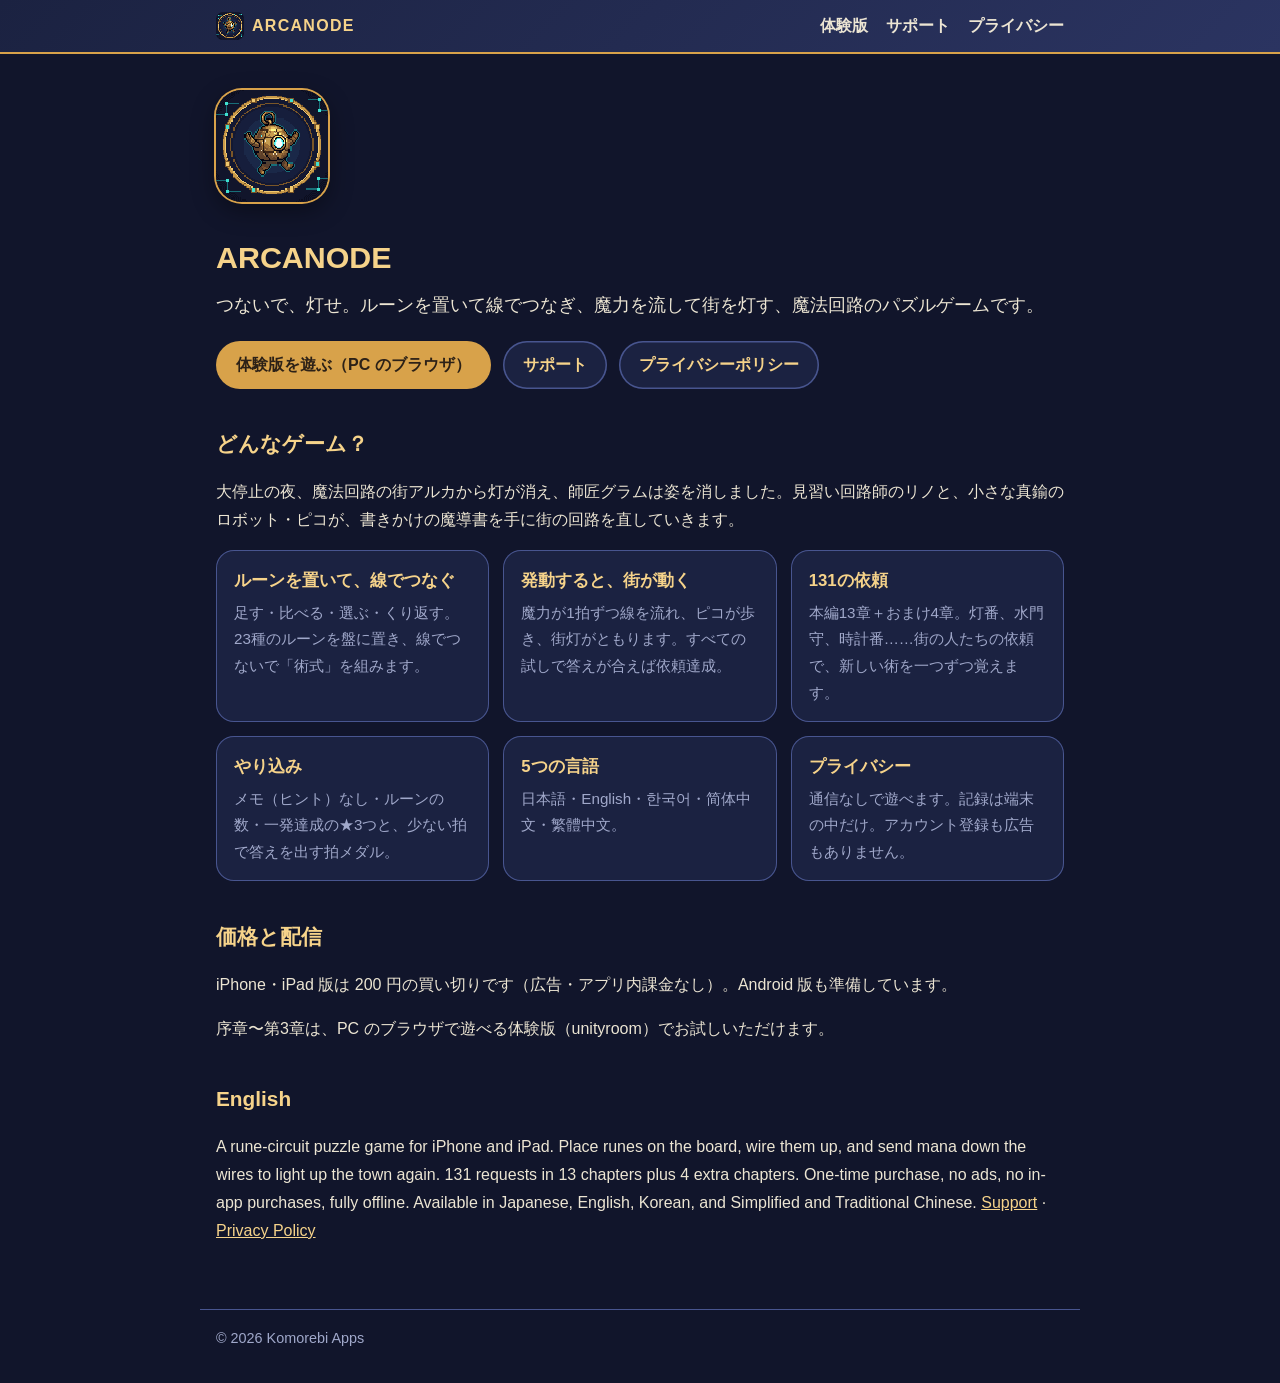
<file: index.html>
<!doctype html>
<html lang="ja">
<head>
<meta charset="utf-8">
<meta name="viewport" content="width=device-width, initial-scale=1">
<title>ARCANODE（アルカノード）- つないで、灯せ。魔法回路パズル</title>
<meta name="description" content="ルーンを置いて線でつなぎ、魔力を流して街を灯す、魔法回路のパズルゲーム。iPhone・iPad 版と、PC のブラウザで遊べる体験版。">
<link rel="icon" href="icon.png">
<link rel="stylesheet" href="site.css">
</head>
<body>
<header class="top-bar">
  <nav>
    <a class="brand" href="./"><img src="icon.png" alt="">ARCANODE</a>
    <a href="https://unityroom.com/games/arcanode">体験版</a>
    <a href="support/">サポート</a>
    <a href="privacy/">プライバシー</a>
  </nav>
</header>
<main>
<section class="hero">
  <img class="icon" src="icon.png" alt="ARCANODE のアイコン">
  <div>
    <h1>ARCANODE</h1>
    <p class="lead">つないで、灯せ。ルーンを置いて線でつなぎ、魔力を流して街を灯す、魔法回路のパズルゲームです。</p>
  </div>
</section>
<div class="buttons">
  <a class="button" href="https://unityroom.com/games/arcanode">体験版を遊ぶ（PC のブラウザ）</a>
  <a class="button secondary" href="support/">サポート</a>
  <a class="button secondary" href="privacy/">プライバシーポリシー</a>
</div>

<h2>どんなゲーム？</h2>
<p>大停止の夜、魔法回路の街アルカから灯が消え、師匠グラムは姿を消しました。見習い回路師のリノと、小さな真鍮のロボット・ピコが、書きかけの魔導書を手に街の回路を直していきます。</p>
<div class="cards">
  <div class="card"><h3>ルーンを置いて、線でつなぐ</h3><p>足す・比べる・選ぶ・くり返す。23種のルーンを盤に置き、線でつないで「術式」を組みます。</p></div>
  <div class="card"><h3>発動すると、街が動く</h3><p>魔力が1拍ずつ線を流れ、ピコが歩き、街灯がともります。すべての試しで答えが合えば依頼達成。</p></div>
  <div class="card"><h3>131の依頼</h3><p>本編13章＋おまけ4章。灯番、水門守、時計番……街の人たちの依頼で、新しい術を一つずつ覚えます。</p></div>
  <div class="card"><h3>やり込み</h3><p>メモ（ヒント）なし・ルーンの数・一発達成の★3つと、少ない拍で答えを出す拍メダル。</p></div>
  <div class="card"><h3>5つの言語</h3><p>日本語・English・한국어・简体中文・繁體中文。</p></div>
  <div class="card"><h3>プライバシー</h3><p>通信なしで遊べます。記録は端末の中だけ。アカウント登録も広告もありません。</p></div>
</div>

<h2>価格と配信</h2>
<p>iPhone・iPad 版は 200 円の買い切りです（広告・アプリ内課金なし）。Android 版も準備しています。</p>
<p>序章〜第3章は、PC のブラウザで遊べる体験版（unityroom）でお試しいただけます。</p>

<h2 lang="en">English</h2>
<p lang="en">A rune-circuit puzzle game for iPhone and iPad. Place runes on the board, wire them up, and send mana down the wires to light up the town again. 131 requests in 13 chapters plus 4 extra chapters. One-time purchase, no ads, no in-app purchases, fully offline. Available in Japanese, English, Korean, and Simplified and Traditional Chinese. <a href="support/">Support</a> · <a href="privacy/en.html">Privacy Policy</a></p>
</main>
<footer>© 2026 Komorebi Apps</footer>
</body>
</html>
</file>
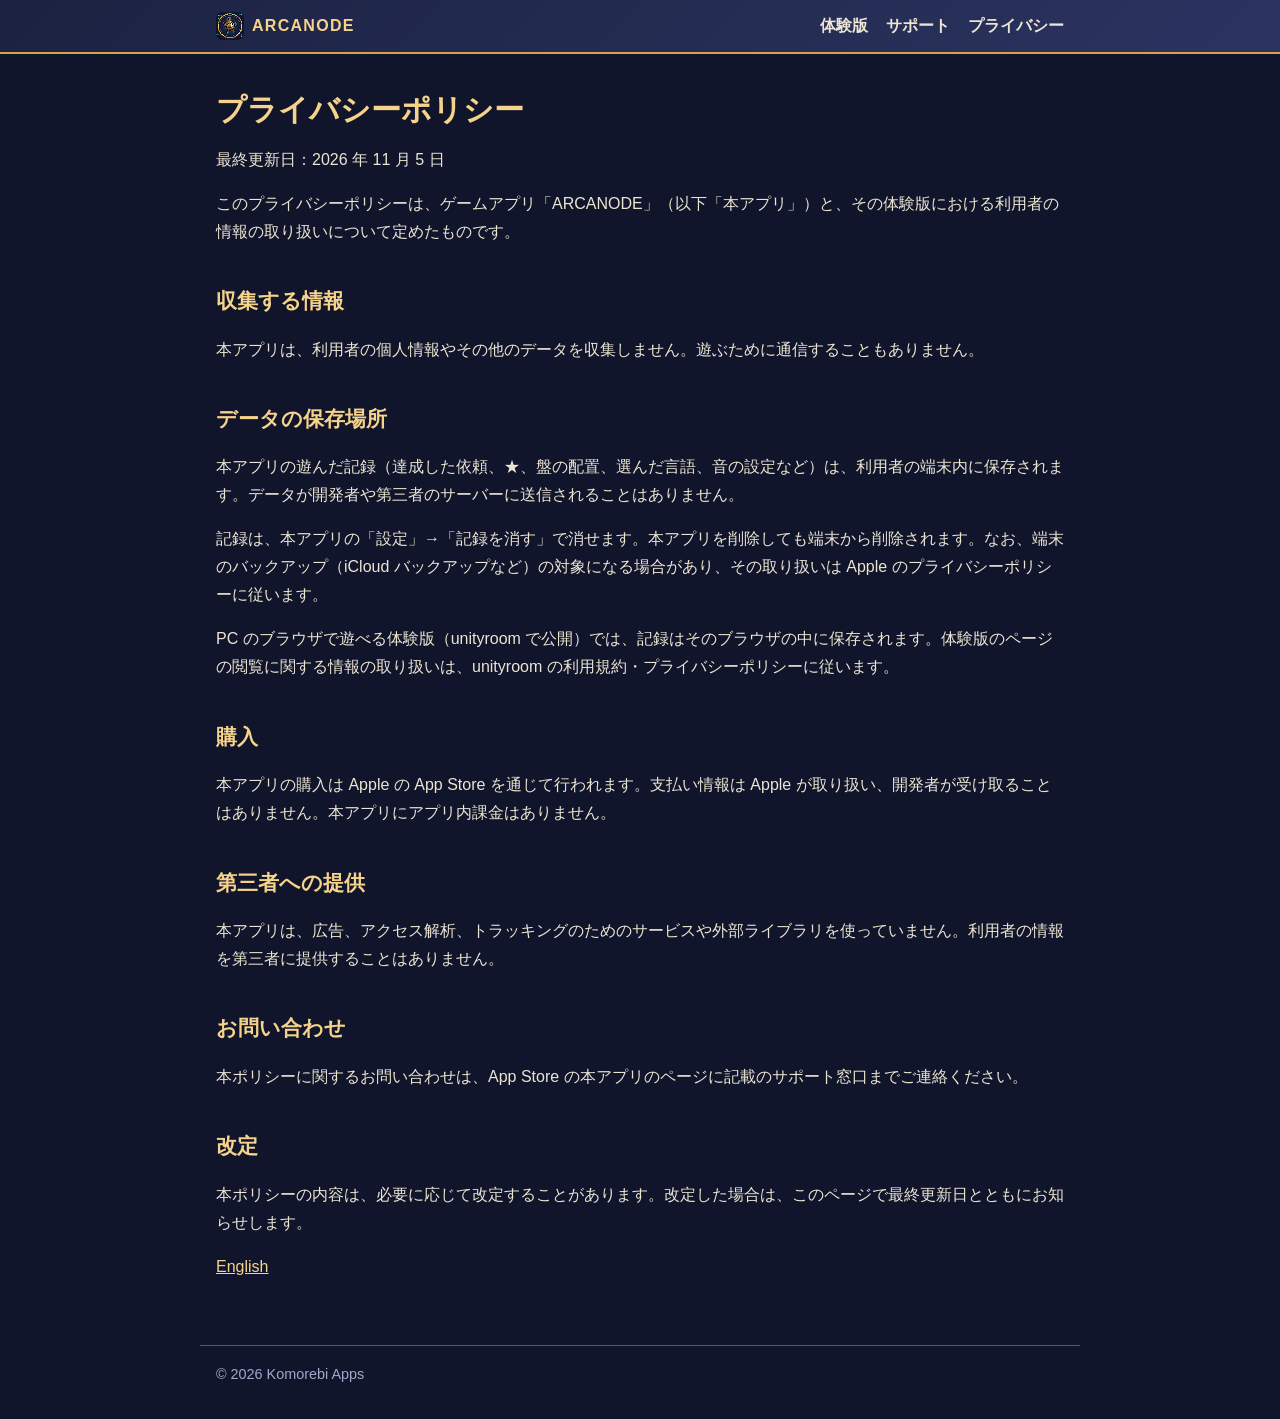
<file: privacy/index.html>
<!doctype html>
<html lang="ja">
<head>
<meta charset="utf-8">
<meta name="viewport" content="width=device-width, initial-scale=1">
<title>プライバシーポリシー - ARCANODE</title>
<link rel="icon" href="../icon.png">
<link rel="stylesheet" href="../site.css">
</head>
<body>
<header class="top-bar">
  <nav>
    <a class="brand" href="../"><img src="../icon.png" alt="">ARCANODE</a>
    <a href="https://unityroom.com/games/arcanode">体験版</a>
    <a href="../support/">サポート</a>
    <a href="../privacy/">プライバシー</a>
  </nav>
</header>
<main>
<h1>プライバシーポリシー</h1>
<p>最終更新日：2026 年 11 月 5 日</p>
<p>このプライバシーポリシーは、ゲームアプリ「ARCANODE」（以下「本アプリ」）と、その体験版における利用者の情報の取り扱いについて定めたものです。</p>
<h2>収集する情報</h2>
<p>本アプリは、利用者の個人情報やその他のデータを収集しません。遊ぶために通信することもありません。</p>
<h2>データの保存場所</h2>
<p>本アプリの遊んだ記録（達成した依頼、★、盤の配置、選んだ言語、音の設定など）は、利用者の端末内に保存されます。データが開発者や第三者のサーバーに送信されることはありません。</p>
<p>記録は、本アプリの「設定」→「記録を消す」で消せます。本アプリを削除しても端末から削除されます。なお、端末のバックアップ（iCloud バックアップなど）の対象になる場合があり、その取り扱いは Apple のプライバシーポリシーに従います。</p>
<p>PC のブラウザで遊べる体験版（unityroom で公開）では、記録はそのブラウザの中に保存されます。体験版のページの閲覧に関する情報の取り扱いは、unityroom の利用規約・プライバシーポリシーに従います。</p>
<h2>購入</h2>
<p>本アプリの購入は Apple の App Store を通じて行われます。支払い情報は Apple が取り扱い、開発者が受け取ることはありません。本アプリにアプリ内課金はありません。</p>
<h2>第三者への提供</h2>
<p>本アプリは、広告、アクセス解析、トラッキングのためのサービスや外部ライブラリを使っていません。利用者の情報を第三者に提供することはありません。</p>
<h2>お問い合わせ</h2>
<p>本ポリシーに関するお問い合わせは、App Store の本アプリのページに記載のサポート窓口までご連絡ください。</p>
<h2>改定</h2>
<p>本ポリシーの内容は、必要に応じて改定することがあります。改定した場合は、このページで最終更新日とともにお知らせします。</p>
<p class="muted"><a href="en.html">English</a></p>
</main>
<footer>© 2026 Komorebi Apps</footer>
</body>
</html>
</file>
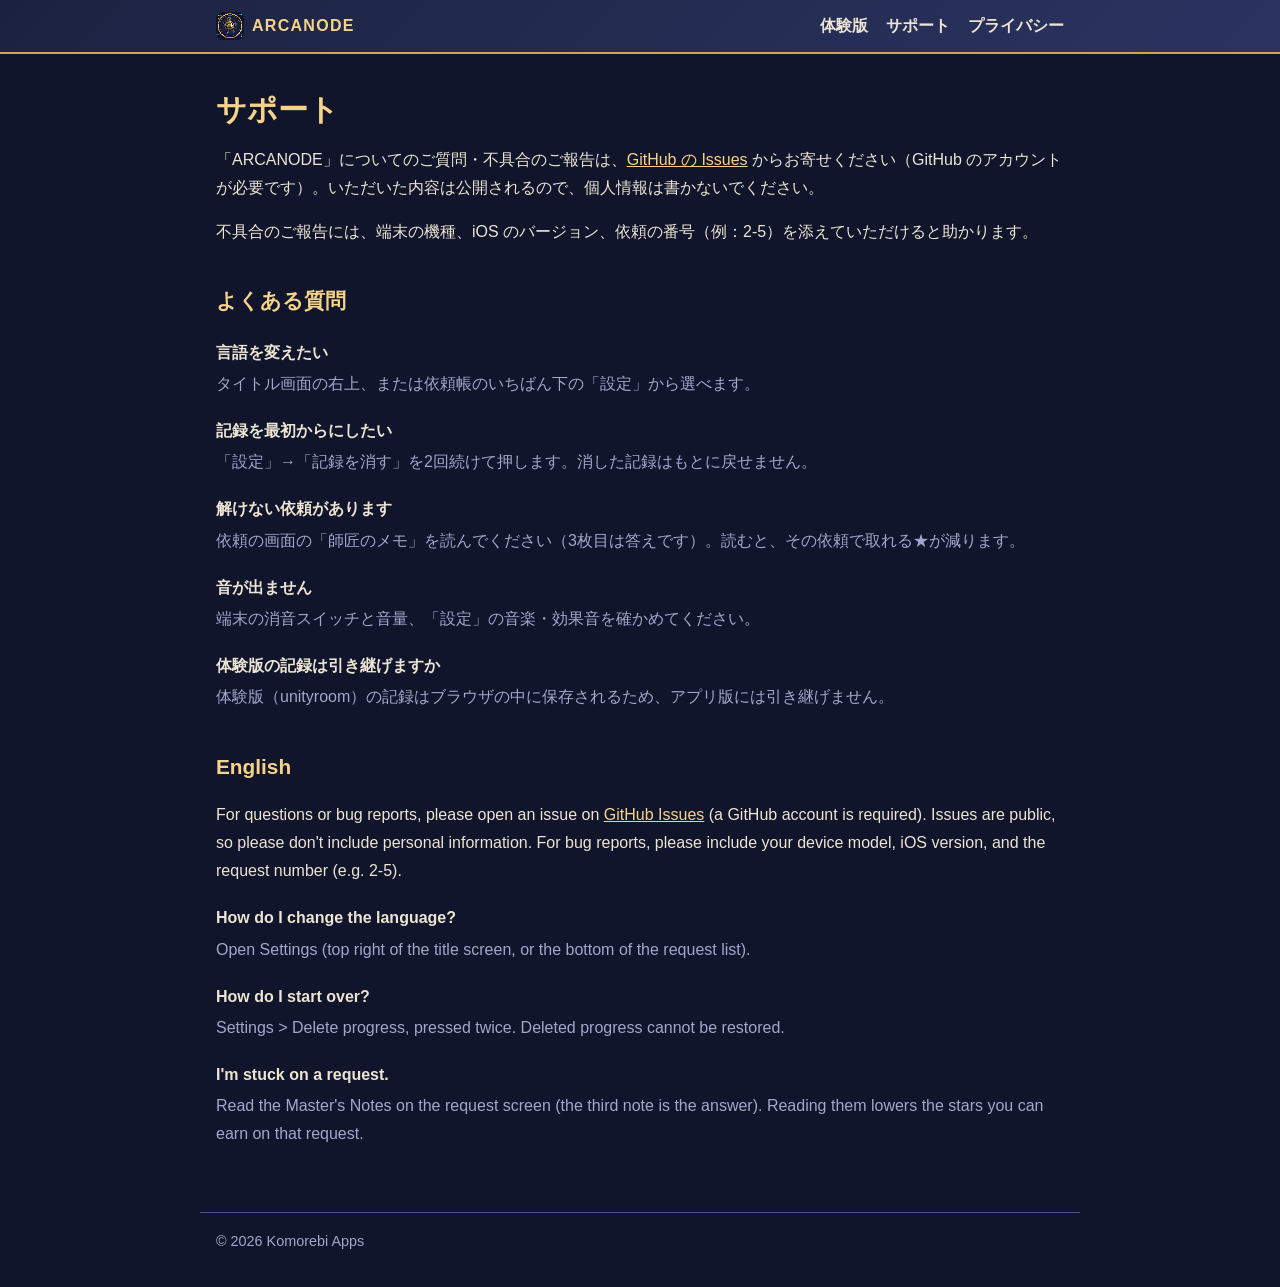
<file: support/index.html>
<!doctype html>
<html lang="ja">
<head>
<meta charset="utf-8">
<meta name="viewport" content="width=device-width, initial-scale=1">
<title>サポート - ARCANODE</title>
<link rel="icon" href="../icon.png">
<link rel="stylesheet" href="../site.css">
</head>
<body>
<header class="top-bar">
  <nav>
    <a class="brand" href="../"><img src="../icon.png" alt="">ARCANODE</a>
    <a href="https://unityroom.com/games/arcanode">体験版</a>
    <a href="../support/">サポート</a>
    <a href="../privacy/">プライバシー</a>
  </nav>
</header>
<main>
<h1>サポート</h1>
<p>「ARCANODE」についてのご質問・不具合のご報告は、<a href="https://github.com/puyolkomorebi/arcanode-site/issues">GitHub の Issues</a> からお寄せください（GitHub のアカウントが必要です）。いただいた内容は公開されるので、個人情報は書かないでください。</p>
<p>不具合のご報告には、端末の機種、iOS のバージョン、依頼の番号（例：2-5）を添えていただけると助かります。</p>

<h2>よくある質問</h2>
<dl class="faq">
  <dt>言語を変えたい</dt>
  <dd>タイトル画面の右上、または依頼帳のいちばん下の「設定」から選べます。</dd>
  <dt>記録を最初からにしたい</dt>
  <dd>「設定」→「記録を消す」を2回続けて押します。消した記録はもとに戻せません。</dd>
  <dt>解けない依頼があります</dt>
  <dd>依頼の画面の「師匠のメモ」を読んでください（3枚目は答えです）。読むと、その依頼で取れる★が減ります。</dd>
  <dt>音が出ません</dt>
  <dd>端末の消音スイッチと音量、「設定」の音楽・効果音を確かめてください。</dd>
  <dt>体験版の記録は引き継げますか</dt>
  <dd>体験版（unityroom）の記録はブラウザの中に保存されるため、アプリ版には引き継げません。</dd>
</dl>

<h2 lang="en">English</h2>
<p lang="en">For questions or bug reports, please open an issue on <a href="https://github.com/puyolkomorebi/arcanode-site/issues">GitHub Issues</a> (a GitHub account is required). Issues are public, so please don't include personal information. For bug reports, please include your device model, iOS version, and the request number (e.g. 2-5).</p>
<dl class="faq" lang="en">
  <dt>How do I change the language?</dt>
  <dd>Open Settings (top right of the title screen, or the bottom of the request list).</dd>
  <dt>How do I start over?</dt>
  <dd>Settings &gt; Delete progress, pressed twice. Deleted progress cannot be restored.</dd>
  <dt>I'm stuck on a request.</dt>
  <dd>Read the Master's Notes on the request screen (the third note is the answer). Reading them lowers the stars you can earn on that request.</dd>
</dl>
</main>
<footer>© 2026 Komorebi Apps</footer>
</body>
</html>
</file>
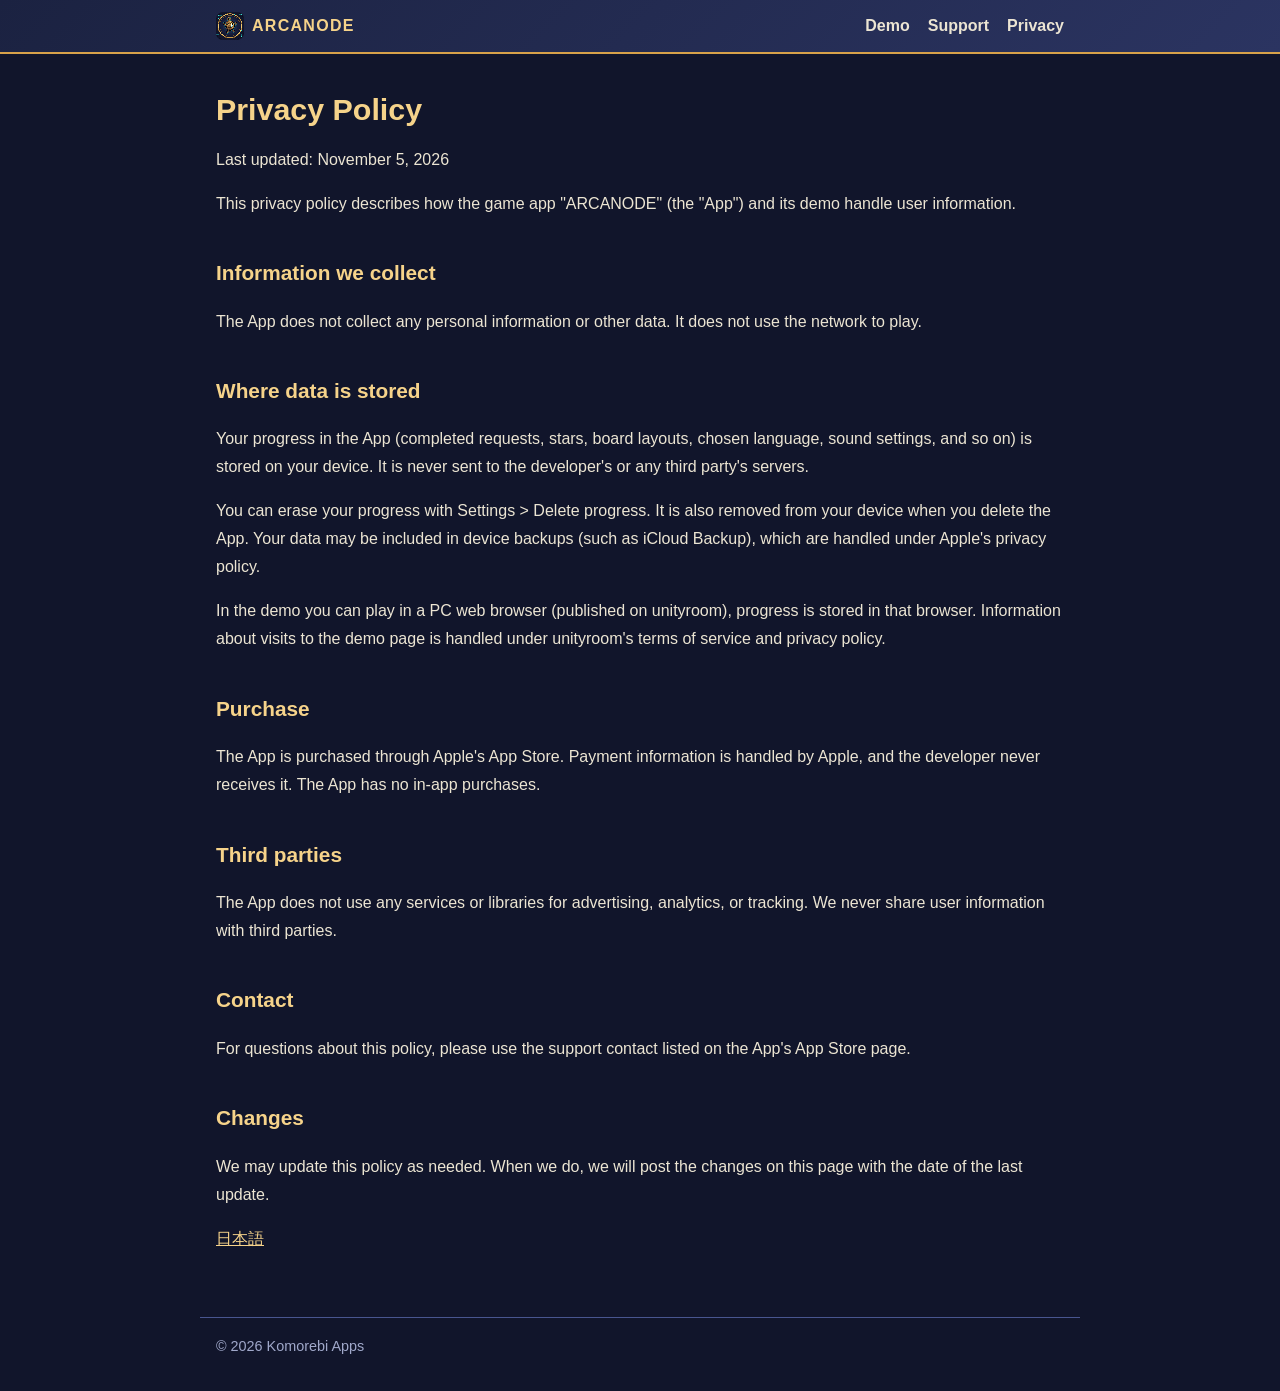
<file: privacy/en.html>
<!doctype html>
<html lang="en">
<head>
<meta charset="utf-8">
<meta name="viewport" content="width=device-width, initial-scale=1">
<title>Privacy Policy - ARCANODE</title>
<link rel="icon" href="../icon.png">
<link rel="stylesheet" href="../site.css">
</head>
<body>
<header class="top-bar">
  <nav>
    <a class="brand" href="../"><img src="../icon.png" alt="">ARCANODE</a>
    <a href="https://unityroom.com/games/arcanode">Demo</a>
    <a href="../support/">Support</a>
    <a href="../privacy/en.html">Privacy</a>
  </nav>
</header>
<main>
<h1>Privacy Policy</h1>
<p>Last updated: November 5, 2026</p>
<p>This privacy policy describes how the game app "ARCANODE" (the "App") and its demo handle user information.</p>
<h2>Information we collect</h2>
<p>The App does not collect any personal information or other data. It does not use the network to play.</p>
<h2>Where data is stored</h2>
<p>Your progress in the App (completed requests, stars, board layouts, chosen language, sound settings, and so on) is stored on your device. It is never sent to the developer's or any third party's servers.</p>
<p>You can erase your progress with Settings &gt; Delete progress. It is also removed from your device when you delete the App. Your data may be included in device backups (such as iCloud Backup), which are handled under Apple's privacy policy.</p>
<p>In the demo you can play in a PC web browser (published on unityroom), progress is stored in that browser. Information about visits to the demo page is handled under unityroom's terms of service and privacy policy.</p>
<h2>Purchase</h2>
<p>The App is purchased through Apple's App Store. Payment information is handled by Apple, and the developer never receives it. The App has no in-app purchases.</p>
<h2>Third parties</h2>
<p>The App does not use any services or libraries for advertising, analytics, or tracking. We never share user information with third parties.</p>
<h2>Contact</h2>
<p>For questions about this policy, please use the support contact listed on the App's App Store page.</p>
<h2>Changes</h2>
<p>We may update this policy as needed. When we do, we will post the changes on this page with the date of the last update.</p>
<p class="muted"><a href="index.html">日本語</a></p>
</main>
<footer>© 2026 Komorebi Apps</footer>
</body>
</html>
</file>
<file: site.css>
/* 公開ページ（紹介・サポート・プライバシーポリシー）の共通スタイル。色はゲームの夜と真鍮の色に合わせる */
:root {
  --accent: #f6d38a;
  --grad-a: #1b2241;
  --grad-b: #2b3461;
  --brass: #d8a24a;
  --text: #ece5d3;
  --secondary: #a0a8ca;
  --bg: #11152b;
  --card: #1b2241;
  --line: #48558f;
  color-scheme: dark;
}

* {
  box-sizing: border-box;
}
body {
  margin: 0;
  font-family:
    -apple-system, BlinkMacSystemFont, "Hiragino Sans",
    "Hiragino Kaku Gothic ProN", "Segoe UI", "Yu Gothic UI", Meiryo, sans-serif;
  line-height: 1.75;
  color: var(--text);
  background: var(--bg);
}
a {
  color: var(--accent);
}

.top-bar {
  background: linear-gradient(135deg, var(--grad-a), var(--grad-b));
  border-bottom: 2px solid var(--brass);
  color: var(--text);
}
.top-bar nav {
  max-width: 880px;
  margin: 0 auto;
  padding: 12px 16px;
  display: flex;
  gap: 18px;
  flex-wrap: wrap;
  align-items: center;
}
.top-bar a {
  color: var(--text);
  text-decoration: none;
  font-weight: 600;
}
.top-bar .brand {
  margin-right: auto;
  display: flex;
  align-items: center;
  gap: 8px;
  color: var(--accent);
  letter-spacing: 0.08em;
}
.top-bar .brand img {
  width: 28px;
  height: 28px;
  border-radius: 7px;
  image-rendering: pixelated;
}

main {
  max-width: 880px;
  margin: 0 auto;
  padding: 24px 16px 48px;
}
h1 {
  font-size: 1.9rem;
  line-height: 1.3;
  margin: 0.4em 0;
  color: var(--accent);
}
h2 {
  font-size: 1.3rem;
  margin: 1.8em 0 0.5em;
  color: var(--accent);
}
p,
li {
  color: var(--text);
}
.muted {
  color: var(--secondary);
}

.hero {
  display: flex;
  gap: 24px;
  align-items: center;
  flex-wrap: wrap;
  margin: 12px 0 8px;
}
.hero img.icon {
  width: 112px;
  height: 112px;
  border-radius: 26px;
  image-rendering: pixelated;
  box-shadow: 0 0 0 2px var(--brass), 0 8px 24px rgb(0 0 0 / 0.4);
}
.hero .lead {
  font-size: 1.1rem;
  margin: 0;
}

.buttons {
  display: flex;
  gap: 12px;
  flex-wrap: wrap;
  margin: 20px 0;
}
.button {
  display: inline-block;
  padding: 10px 20px;
  border-radius: 99px;
  font-weight: 700;
  text-decoration: none;
  background: var(--brass);
  color: #2c2117;
}
.button.secondary {
  background: var(--card);
  color: var(--accent);
  box-shadow: inset 0 0 0 1.5px var(--line);
}

.cards {
  display: grid;
  grid-template-columns: repeat(auto-fit, minmax(240px, 1fr));
  gap: 14px;
}
.card {
  background: var(--card);
  border-radius: 18px;
  padding: 16px 18px;
  box-shadow: inset 0 0 0 1px var(--line);
}
.card h3 {
  margin: 0 0 4px;
  font-size: 1.05rem;
  color: var(--accent);
}
.card p {
  margin: 0;
  color: var(--secondary);
  font-size: 0.95rem;
}

.shots {
  display: flex;
  gap: 14px;
  overflow-x: auto;
  padding: 8px 0 12px;
}
.shots img {
  height: 420px;
  border-radius: 24px;
  box-shadow: 0 6px 20px rgb(0 0 0 / 0.4);
  flex: none;
}

.faq dt {
  font-weight: 700;
  margin-top: 1.2em;
}
.faq dd {
  margin: 0.2em 0 0;
  color: var(--secondary);
}

footer {
  max-width: 880px;
  margin: 0 auto;
  padding: 16px 16px 32px;
  color: var(--secondary);
  font-size: 0.9rem;
  border-top: 1px solid var(--line);
}

@media (max-width: 600px) {
  h1 {
    font-size: 1.5rem;
  }
  .hero img.icon {
    width: 84px;
    height: 84px;
    border-radius: 20px;
  }
  .shots img {
    height: 340px;
  }
}
</file>
